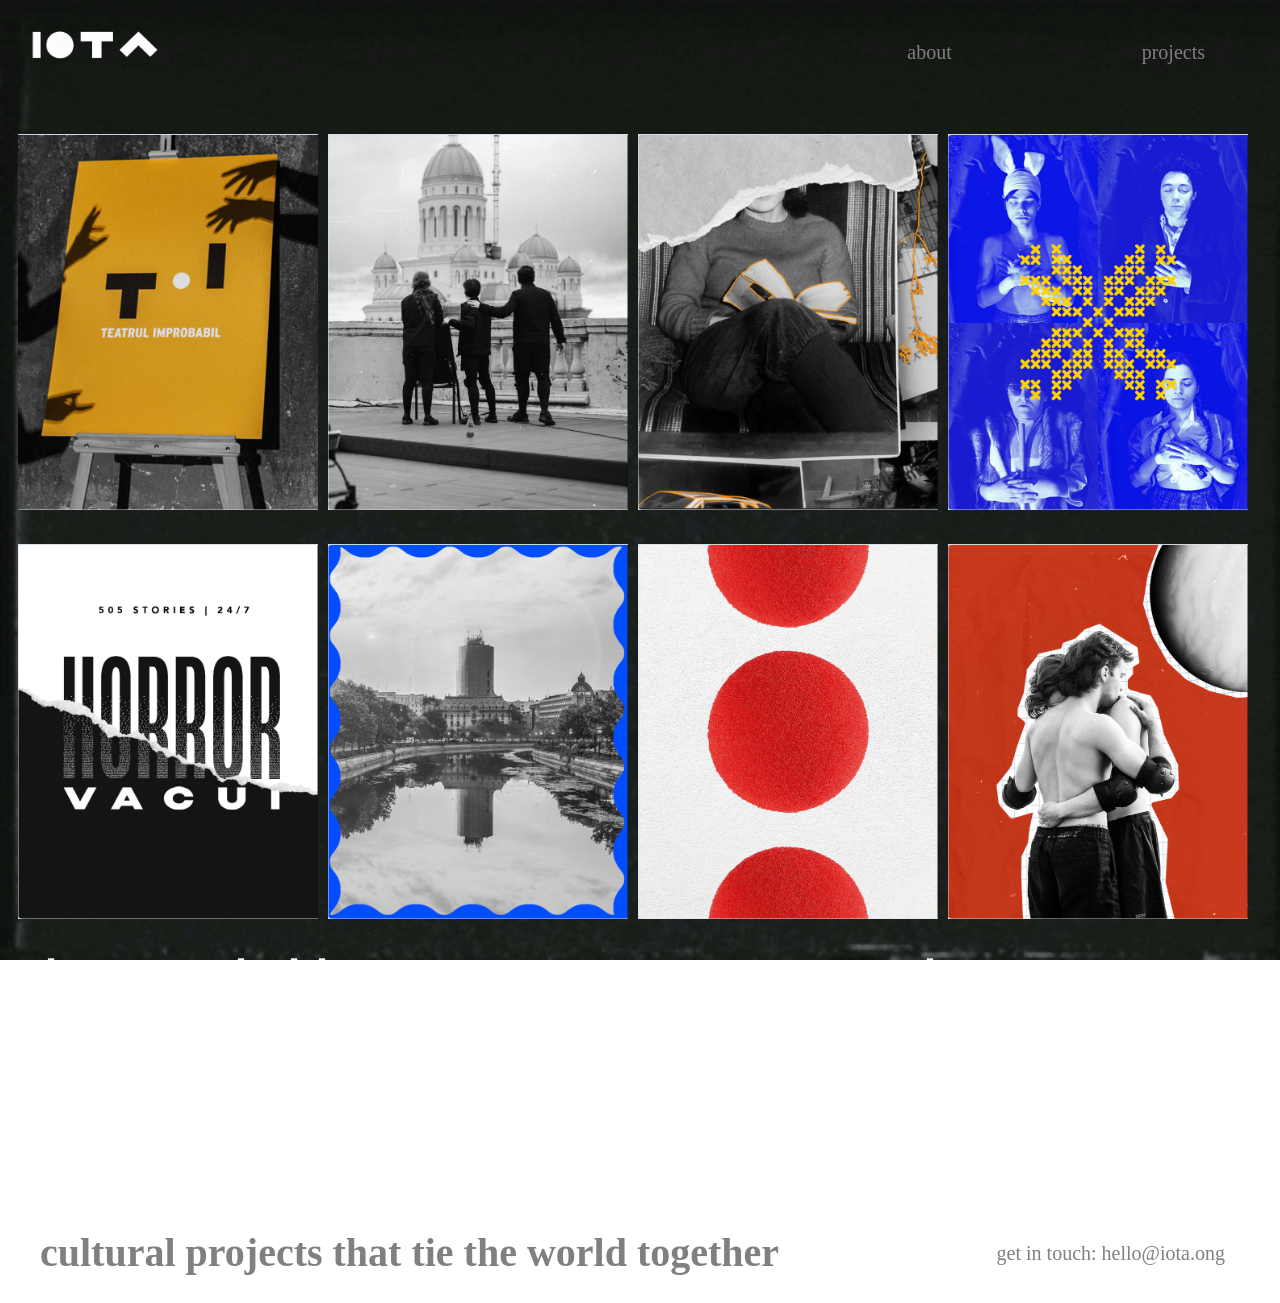
<file: index.html>
<!DOCTYPE html>
<html lang="en">
<head>
    <meta charset="UTF-8">
    <title>Home Page</title>
    <link rel="stylesheet" href="style.css">
    <link rel="preconnect" href="https://fonts.googleapis.com">
    <link rel="preconnect" href="https://fonts.gstatic.com" crossorigin>
    <link href="https://fonts.googleapis.com/css2?family=Montserrat:wght@400;700&display=swap" rel="stylesheet">

</head>
<body>

      
    <img id = bg-gif src="videos/static_gif.gif">
    <nav>
        <a id = "homeb" href="index.html">
            <img src="images/Iota_logo_transparent.png" id="home-logo">
        </a>
        <div class="rightButtons">
        <a id="aboutB" href="aboutUs.html">about</a>

        <div class="projects-dropdown">
            <a id="projB">projects</a>
            <div class="projects-menu">
                <a href="teatru_improbabil.html">The Improbable Theater</a>
                <a href="uranus.html">I am Uranus</a>
                <a href="poduri.html">Bridges</a>
                <a href="laughing.html">Why are you laughing?</a>
                <a href="horror_vacui.html">Horror Vacui</a>
                <a href="rivers.html">Rivers</a>
                <a href="clowns.html">Clowns</a>
                <a href="other.html">Future projects</a>
            </div>
        </div>
    </div>

    </nav>

        <div class = "image-buttons-top">
            <a id = "Improbabil" href="teatru_improbabil.html">
            <img src="images/improbabil.png" id="teatru-improbabil-poza">
            </a>

            <a id = "Uranus" href="uranus.html">
            <img src="images/Uranus.png" id="uranus-poza">
            </a>

            <a id = "Poduri" href="poduri.html">
            <img src="images/poduri.png" id="poduri-poza">
            </a>

            <a id = "Laughing" href="laughing.html">
            <img src="images/laughing.png" id="laughing">
            </a>

           
        </div>

          <div class = "image-buttons-bottom">
            <a id = "Horror-Vacui" href="horror_vacui.html">
            <img src="images/horror_vacui.png" id="vacui-poza">
            </a>

            <a id = "Rauri" href="rivers.html">
            <img src="images/rauri.png" id="rauri-poza">
            </a>

            <a id = "Clovni" href="clowns.html">
            <img src="images/clovni.png" id="clovni-poza">
            </a>

            <a id = "Other-projects" href="other.html">
            <img src="images/other.png" id="other-poza">
            </a>
        </div>

        <div class = "text-buttons-top">
            <a id = "improbabilB" href="teatru_improbabil.html">The Improbable Theater</a>
            <a id = "uranusB" href="uranus.html">I am Uranus</a>
            <a id = "bridgesB" href="poduri.html">Bridges</a>
            <a id = "laughingB" href="laughing.html">Why are you laughing?</a>
        </div>

        <div class = "text-buttons-bottom">
            <a id = "vacuiB" href="horror_vacui.html">Horror Vacui</a>
            <a id = "rauriB" href="rivers.html">Rivers</a>
            <a id = "clovniB" href="clowns.html">Clowns</a>
            <a id = "otherB" href="other.html">Future projects</a>
        </div>

        <div class="contact-info">
            <span id="text1">cultural projects that tie the world together</span>
            <span id="text2">get in touch: hello@iota.ong</span> <!--aici de adaugat linkuri la socials mai tarziu-->
        </div>

<script>
const buttonPairs = [
    { text: 'improbabilB', img: 'Improbabil', color: '#F2DC1B' },
    { text: 'uranusB', img: 'Uranus', color: '#F26018' },         
    { text: 'bridgesB', img: 'Poduri', color: '#4EB2CC' },        
    { text: 'laughingB', img: 'Laughing', color: '#DCED2B' },    
    { text: 'vacuiB', img: 'Horror-Vacui', color: '#9E1010' },    
    { text: 'rauriB', img: 'Rauri', color: '#1411B8' },          
    { text: 'clovniB', img: 'Clovni', color: '#F21111' },         
    { text: 'otherB', img: 'Other-projects', color: '#F5D000' }   
];

buttonPairs.forEach(pair => {
    const textBtn = document.getElementById(pair.text);
    const imgBtn = document.getElementById(pair.img).querySelector('img');

    if (!textBtn || !imgBtn) return;

    function addHover() {
        textBtn.style.transform = "scale(1.1)";
        textBtn.style.color = pair.color;   
        imgBtn.style.transform = "scale(1.3)";
    }

    function removeHover() {
        textBtn.style.transform = "";
        textBtn.style.color = "";  
        imgBtn.style.transform = "";
    }

    textBtn.addEventListener('mouseenter', addHover);
    textBtn.addEventListener('mouseleave', removeHover);

    imgBtn.addEventListener('mouseenter', addHover);
    imgBtn.addEventListener('mouseleave', removeHover);
});

</script>

<script>
document.querySelectorAll('a[href]').forEach(link => {
    const url = link.getAttribute('href');

    if (!url || url.startsWith('#') || url.startsWith('http')) return;


    link.addEventListener('click', e => {
        e.preventDefault();

        const iframe = document.getElementById('page-loader');
        document.body.classList.add('transitioning');

        iframe.src = url;

        setTimeout(() => {
            window.location.replace(url);
        }, 1200);

        iframe.onload = () => {
            iframe.classList.add('active');
            setTimeout(() => {
                window.location.replace(url);
            }, 1100);
        };
    });
});
</script>
<iframe id="page-loader"></iframe>
</body>

</html>
</file>
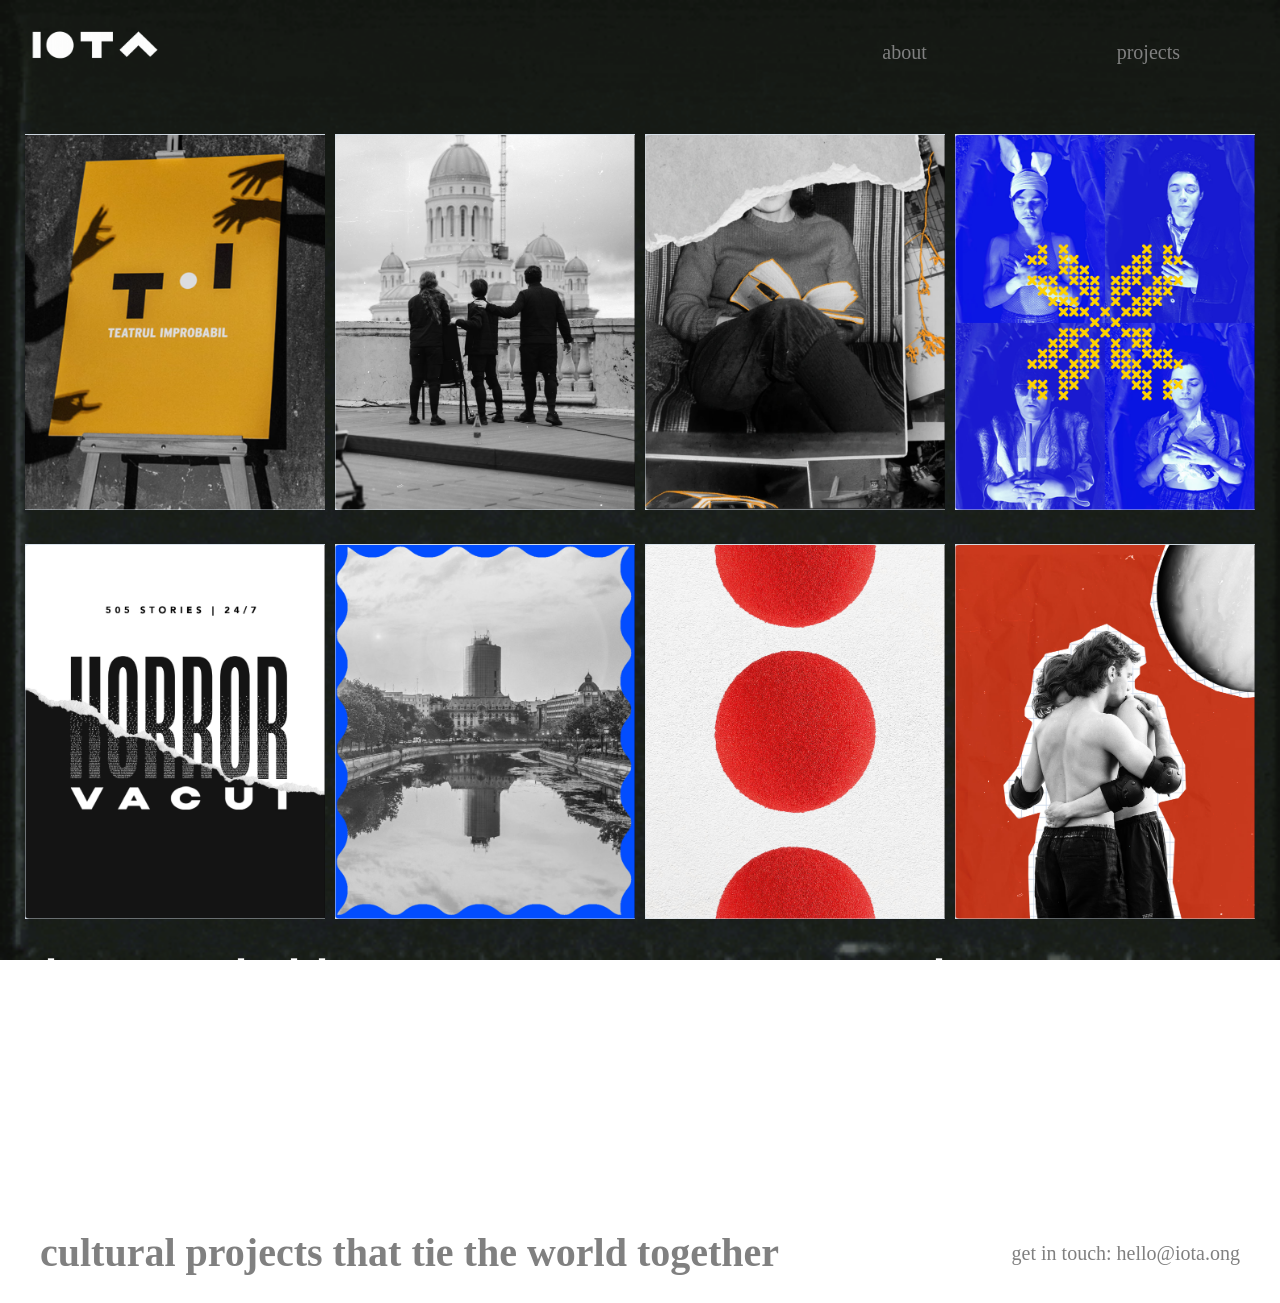
<file: AsociatiaBeta/index.html>
<!DOCTYPE html>
<html lang="en">
<head>
    <meta charset="UTF-8">
    <title>Home Page</title>
    <link rel="stylesheet" href="style.css">
    <link rel="preconnect" href="https://fonts.googleapis.com">
    <link rel="preconnect" href="https://fonts.gstatic.com" crossorigin>
    <link href="https://fonts.googleapis.com/css2?family=Montserrat:wght@400;700&display=swap" rel="stylesheet">

</head>
<body>
      
    <img id = bg-gif src="videos/static_gif.gif">
    <nav>
        <a id = "homeb" href="index.html">
            <img src="images/Iota_logo_transparent.png" id="home-logo">
        </a>
        <div class = "rightButtons">
            <a id = "aboutB" href="aboutUs.html">about</a>
            <a id = "projB" href="projects.html">projects</a>
        </div>

    </nav>

        <div class = "image-buttons-top">
            <a id = "Improbabil" href="teatru_improbabil.html">
            <img src="images/improbabil.png" id="teatru-improbabil-poza">
            </a>

            <a id = "Uranus" href="uranus.html">
            <img src="images/Uranus.png" id="uranus-poza">
            </a>

            <a id = "Poduri" href="poduri.html">
            <img src="images/poduri.png" id="poduri-poza">
            </a>

            <a id = "Laughing" href="laughing.html">
            <img src="images/laughing.png" id="laughing">
            </a>

           
        </div>

          <div class = "image-buttons-bottom">
            <a id = "Horror-Vacui" href="horror_vacui.html">
            <img src="images/horror_vacui.png" id="vacui-poza">
            </a>

            <a id = "Rauri" href="rivers.html">
            <img src="images/rauri.png" id="rauri-poza">
            </a>

            <a id = "Clovni" href="clowns.html">
            <img src="images/clovni.png" id="clovni-poza">
            </a>

            <a id = "Other-projects" href="other.html">
            <img src="images/other.png" id="other-poza">
            </a>
        </div>

        <div class = "text-buttons-top">
            <a id = "improbabilB" href="teatru_improbabil.html">The Improbable Theater</a>
            <a id = "uranusB" href="uranus.html">I am Uranus</a>
            <a id = "bridgesB" href="poduri.html">Bridges</a>
            <a id = "laughingB" href="laughing.html">Why are you laughing?</a>
        </div>

        <div class = "text-buttons-bottom">
            <a id = "vacuiB" href="horror_vacui.html">Horror Vacui</a>
            <a id = "rauriB" href="rivers.html">Rivers</a>
            <a id = "clovniB" href="clowns.html">Clowns</a>
            <a id = "otherB" href="other.html">Future projects</a>
        </div>

        <div class="contact-info">
            <span id="text1">cultural projects that tie the world together</span>
            <span id="text2">get in touch: hello@iota.ong</span> <!--aici de adaugat linkuri la socials mai tarziu-->
        </div>


<script>
const buttonPairs = [
    { text: 'improbabilB', img: 'Improbabil', color: '#F2DC1B' },
    { text: 'uranusB', img: 'Uranus', color: '#F26018' },         
    { text: 'bridgesB', img: 'Poduri', color: '#4EB2CC' },        
    { text: 'laughingB', img: 'Laughing', color: '#DCED2B' },    
    { text: 'vacuiB', img: 'Horror-Vacui', color: '#9E1010' },    
    { text: 'rauriB', img: 'Rauri', color: '#1411B8' },          
    { text: 'clovniB', img: 'Clovni', color: '#F21111' },         
    { text: 'otherB', img: 'Other-projects', color: '#F5D000' }   
];

buttonPairs.forEach(pair => {
    const textBtn = document.getElementById(pair.text);
    const imgBtn = document.getElementById(pair.img).querySelector('img');

    if (!textBtn || !imgBtn) return;

    function addHover() {
        textBtn.style.transform = "scale(1.1)";
        textBtn.style.color = pair.color;   
        imgBtn.style.transform = "scale(1.3)";
    }

    function removeHover() {
        textBtn.style.transform = "";
        textBtn.style.color = "";  
        imgBtn.style.transform = "";
    }

    textBtn.addEventListener('mouseenter', addHover);
    textBtn.addEventListener('mouseleave', removeHover);

    imgBtn.addEventListener('mouseenter', addHover);
    imgBtn.addEventListener('mouseleave', removeHover);
});

</script>

</body>
</html>
</file>
<file: style.css>
body {
  margin: 0;
  padding: 0;
  overflow-x: hidden; 
}

html{
     scrollbar-gutter: stable;
     margin: 0;
  padding: 0;
  overflow-x: hidden; 
}


body.transitioning {
  overflow: hidden;
}
#page-loader {
  position: fixed;
  inset: 0;
  border: none;
  width: 100vw;
  height: 100vh;
  transform: translateY(100%);
  z-index: 9999;
  background: transparent;
  pointer-events: none;
  will-change: transform, opacity;
  backface-visibility: hidden;
   transform: translate3d(0, 100%, 0);
}

#page-loader.active {
   animation: slideNext 1.6s cubic-bezier(0.16, 1, 0.3, 1) forwards;
}

@keyframes slideNext {
   from {
    transform: translateY(100%) scale(0.985);
    opacity: 0.98;
  }
  to {
    opacity: 1;
    transform: translate3d(0, 0, 0);
  }
}

@media (prefers-reduced-motion: reduce) {
  #page-loader.active {
    animation: none;
    transform: translateY(0);
  }
}

 #bg-gif {
    position: fixed;
    top: 0;
    left: 0;
    min-width: 100%;
    min-height: 100%;
    object-fit: cover;
    z-index: -1;
} 

nav {
    display: flex;   
    justify-content: space-between;      
    align-items: center;  
    width: 100%;        
    padding: 0.1px 20px;
}

#home-logo {
    width: 150px;      
    height: auto;     
    cursor: pointer; 
    
}

.rightButtons{
    display: flex;
    gap:30px;
    align-items: center;
}

#aboutB{
    font-size: 20px;
    padding: 15px 80px;
    font-family: Garamond, serif;
    color: grey;
    text-decoration: none;
    transition: font-size 0.3s, color 0.3s; 
}


#aboutB:hover {
    font-size: 22px;
    color: white; 
}

.projects-dropdown {
    position: relative;
    display: inline-block;
    /* isolation: isolate;  */
}

#projB {
    font-size: 20px;
    padding: 15px 80px;
    font-family: Garamond, serif;
    color: grey;
    text-decoration: none;
    transition: font-size 0.3s, color 0.3s; 
}

#projB:hover {
    font-size: 22px;
    color: #EDEBE4; 
}

.projects-menu {
    display: none;
    position: absolute;
    top: 150%;             
    right: 0;
    width: 30vw; 
    background-color: #EDEBE4;
    min-width: 150px;
    box-shadow: 0 4px 8px rgba(0,0,0,0.15);
    z-index: 10000;         
    border-radius: 5px;          
    overflow-y: auto;    
    padding: 10px;
    /* isolation: isolate;  */
}

.projects-menu a {
    display: block;
    padding: 5px 5px;
    font-family: Garamond, serif;
    font-size: 24px;
    font-weight: bold;
    color: grey;
    text-decoration: none;
    transition: background-color 0.3s, color 0.3s;
    padding: 10px 10px;  
}

.projects-menu a:hover {
    background-color: #f0f0f0;
    color: black;
}

.projects-dropdown:hover .projects-menu {
    display: block;
}


.image-buttons-top {
    display: flex;            
    justify-content: center;   
    gap: 10px;                 
    margin-top: 30px;          
}

.image-buttons-top a img {
    width: 300px;              
    height: auto;              
    cursor: pointer;           
    transition: transform 0.3s; 
}

.image-buttons-top a:hover img:hover {
    transform: scale(1.3); 
}


.image-buttons-bottom {
    display: flex;            
    justify-content: center;   
    gap: 10px;                 
    margin-top: 30px;    
    margin-bottom: 40px;        
}

.image-buttons-bottom a img {
    width: 300px;              
    height: auto;              
    cursor: pointer;           
    transition: transform 0.3s; 
}

.image-buttons-bottom a:hover img:hover {
    transform: scale(1.3); 
}


.text-buttons-top{
    display: flex;
    justify-content: center;  
    gap: 2px;                 
    margin-top: 20px;
}

.text-buttons-bottom {
    display: flex;
    justify-content: center;  
    gap: 2px;                 
    margin-bottom: 100px;
}

.text-buttons-top a,
.text-buttons-bottom a {
    display: flex;            
    justify-content: center;   
    align-items: center;       
    width: auto;             
    padding: 0 20px; 
    height: 70px;              
    font-family: 'Montserrat', sans-serif;
    font-size: 40px;           
    font-weight: bold;
    color: white;   
    text-decoration: none;
    cursor: pointer;
    transition: transform 0.3s, background-color 0.3s;
}

.text-buttons-top a:hover,
.text-buttons-bottom a:hover {
    transform: scale(1.1);
    color: black;
}



#text1{
    text-align: left;           
    font-size: 40px;
    font-family: Garamond, serif;
    color: gray;
    line-height: 1;
    font-weight: bold;
}
#text2{
    text-align: right;         
    font-size: 20px;
    font-family: Garamond, serif;
    color: gray;
    line-height: 1;
}
.contact-info{
   background-color: white;
    display: flex;
    justify-content: space-between;  
    align-items: center;             
    padding: 5px 40px;              
    height: 100px;
    box-sizing: border-box;                                    
}

nav a:hover {
    opacity: 0.7;
}
</file>
<file: AsociatiaBeta/style.css>
body {
    margin: 0;
    padding: 0;
}

 #bg-gif {
    position: fixed;
    top: 0;
    left: 0;
    min-width: 100%;
    min-height: 100%;
    object-fit: cover;
    z-index: -1;
} 

nav {
    display: flex;   
    justify-content: space-between;      
    align-items: center;          
    padding: 0.1px 20px;
}

#home-logo {
    width: 150px;      
    height: auto;     
    cursor: pointer; 
    
}

.rightButtons{
    display: flex;
    gap:30px;
}

#aboutB, #projB {
    font-size: 20px;
    padding: 15px 80px;
    font-family: Garamond, serif;
    color: grey;
    text-decoration: none;
    transition: font-size 0.3s, color 0.3s; 
}

#aboutB:hover, #projB:hover {
    font-size: 22px;
    color: white; 
}

.image-buttons-top {
    display: flex;            
    justify-content: center;   
    gap: 10px;                 
    margin-top: 30px;          
}

.image-buttons-top a img {
    width: 300px;              
    height: auto;              
    cursor: pointer;           
    transition: transform 0.3s; 
}

.image-buttons-top a:hover img:hover {
    transform: scale(1.3); 
}


.image-buttons-bottom {
    display: flex;            
    justify-content: center;   
    gap: 10px;                 
    margin-top: 30px;    
    margin-bottom: 40px;        
}

.image-buttons-bottom a img {
    width: 300px;              
    height: auto;              
    cursor: pointer;           
    transition: transform 0.3s; 
}

.image-buttons-bottom a:hover img:hover {
    transform: scale(1.3); 
}


.text-buttons-top{
    display: flex;
    justify-content: center;  
    gap: 2px;                 
    margin-top: 20px;
}

.text-buttons-bottom {
    display: flex;
    justify-content: center;  
    gap: 2px;                 
    margin-bottom: 100px;
}

.text-buttons-top a,
.text-buttons-bottom a {
    display: flex;            
    justify-content: center;   
    align-items: center;       
    width: auto;             
    padding: 0 20px; 
    height: 70px;              
    font-family: 'Montserrat', sans-serif;
    font-size: 40px;           
    font-weight: bold;
    color: white;   
    text-decoration: none;
    cursor: pointer;
    transition: transform 0.3s, background-color 0.3s;
}

.text-buttons-top a:hover,
.text-buttons-bottom a:hover {
    transform: scale(1.1);
    color: black;
}



#text1{
    text-align: left;           
    font-size: 40px;
    font-family: Garamond, serif;
    color: gray;
    line-height: 1;
    font-weight: bold;
}
#text2{
    text-align: right;         
    font-size: 20px;
    font-family: Garamond, serif;
    color: gray;
    line-height: 1;
}
.contact-info{
   background-color: white;
    display: flex;
    justify-content: space-between;  
    align-items: center;             
    padding: 5px 40px;              
    height: 100px;
    box-sizing: border-box;                                    
}



nav a:hover {
    opacity: 0.7;
}
</file>
